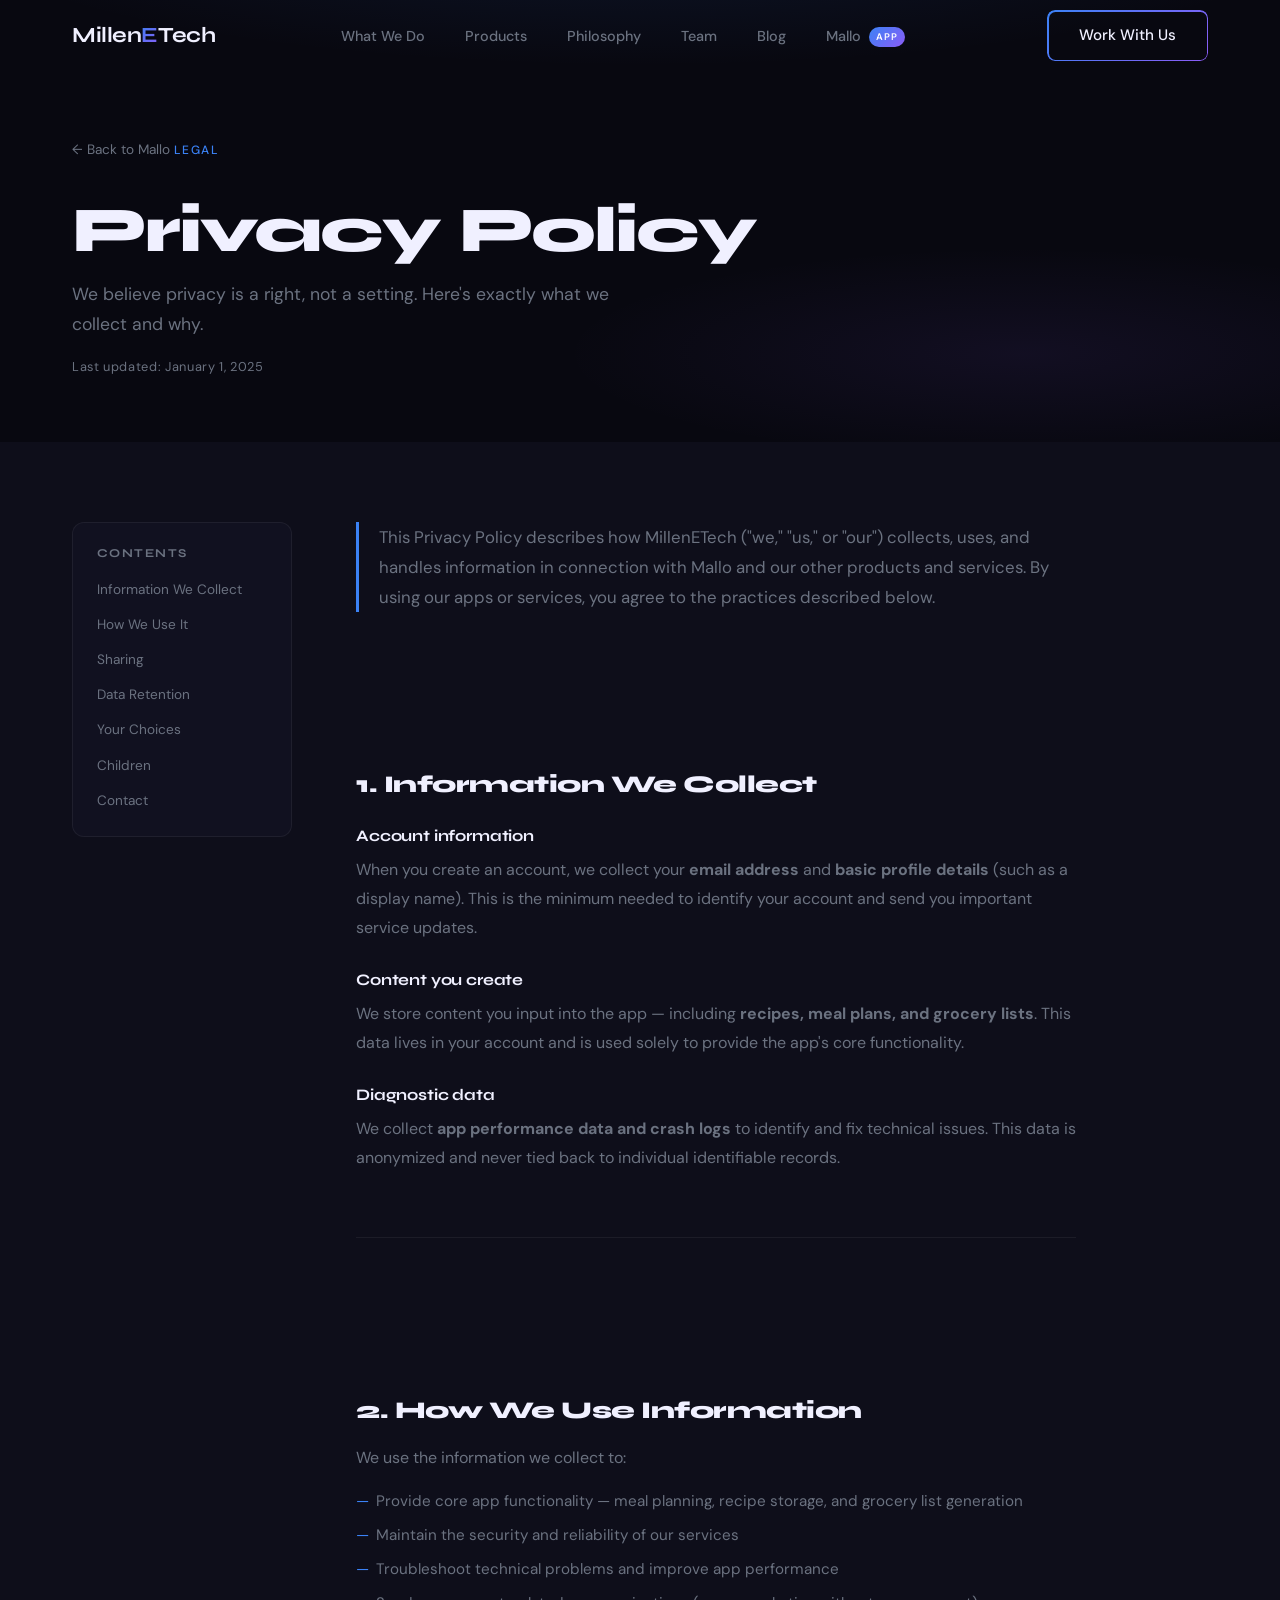
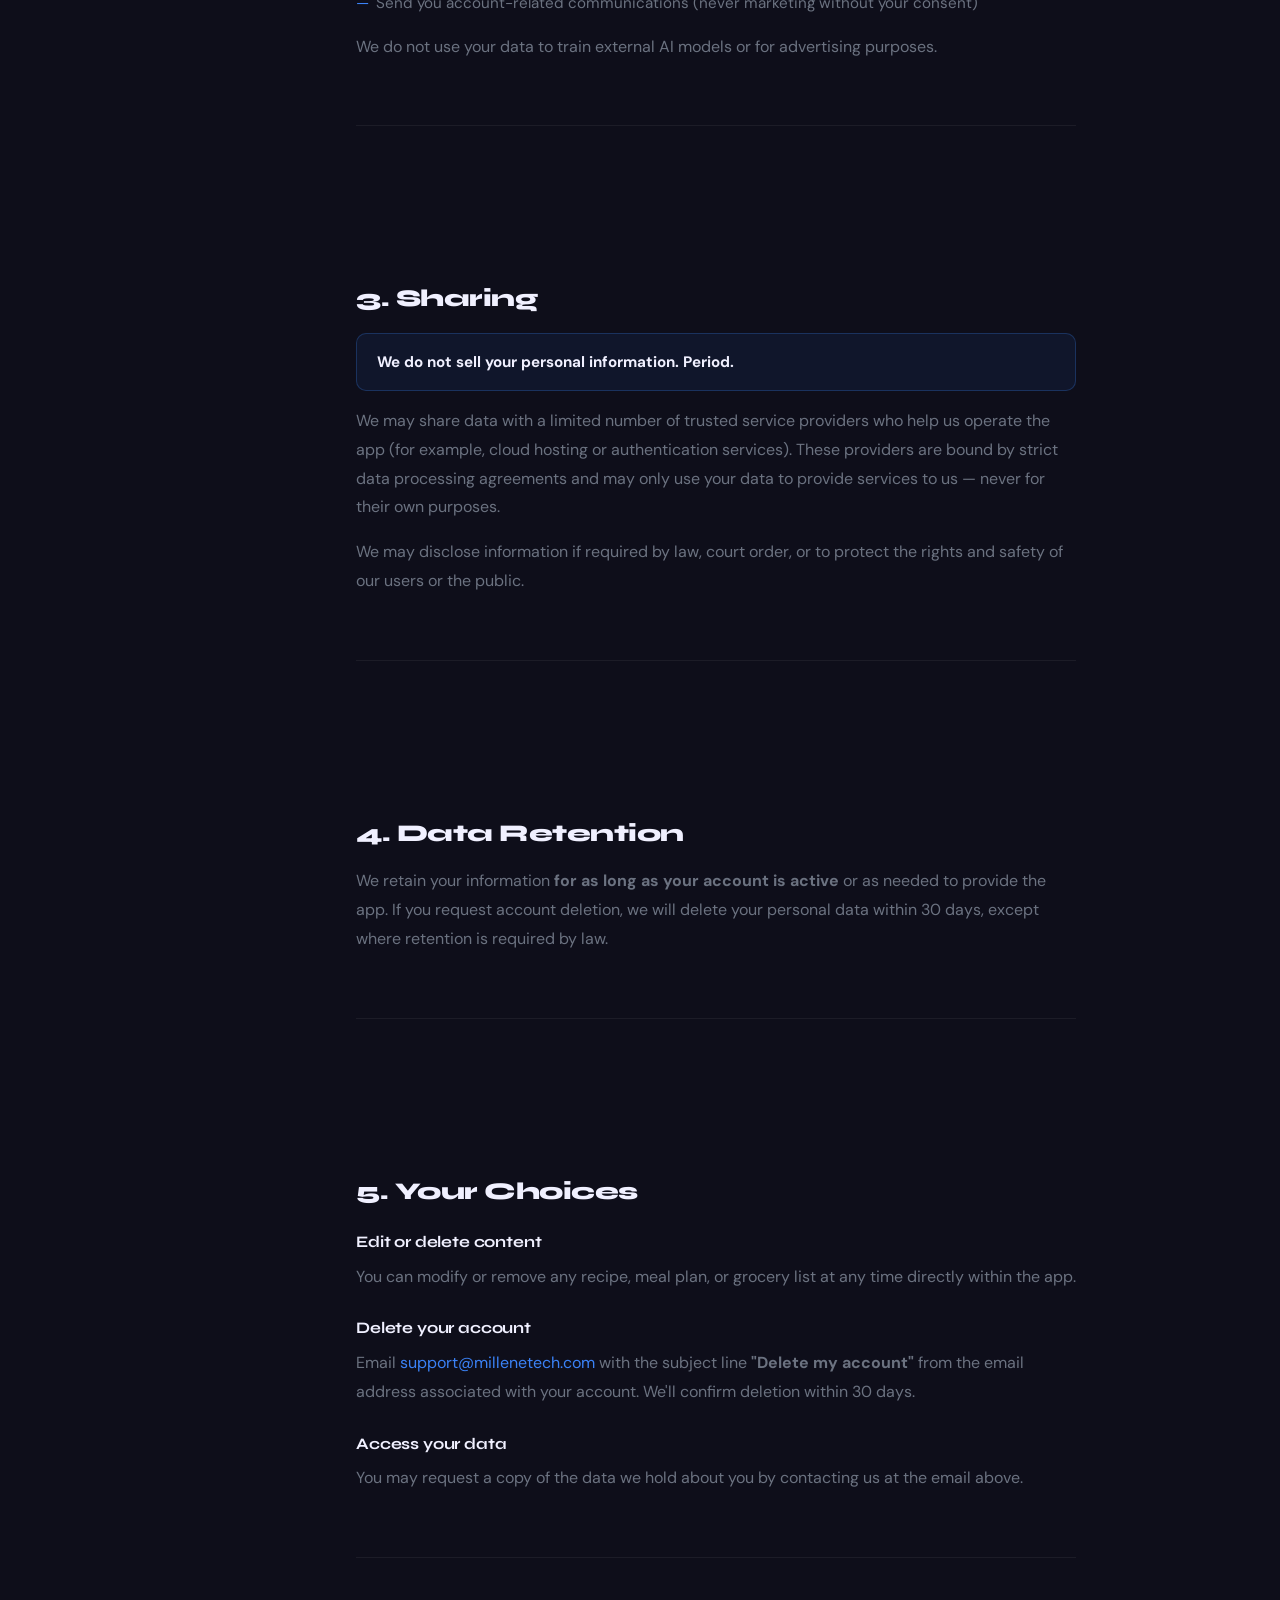
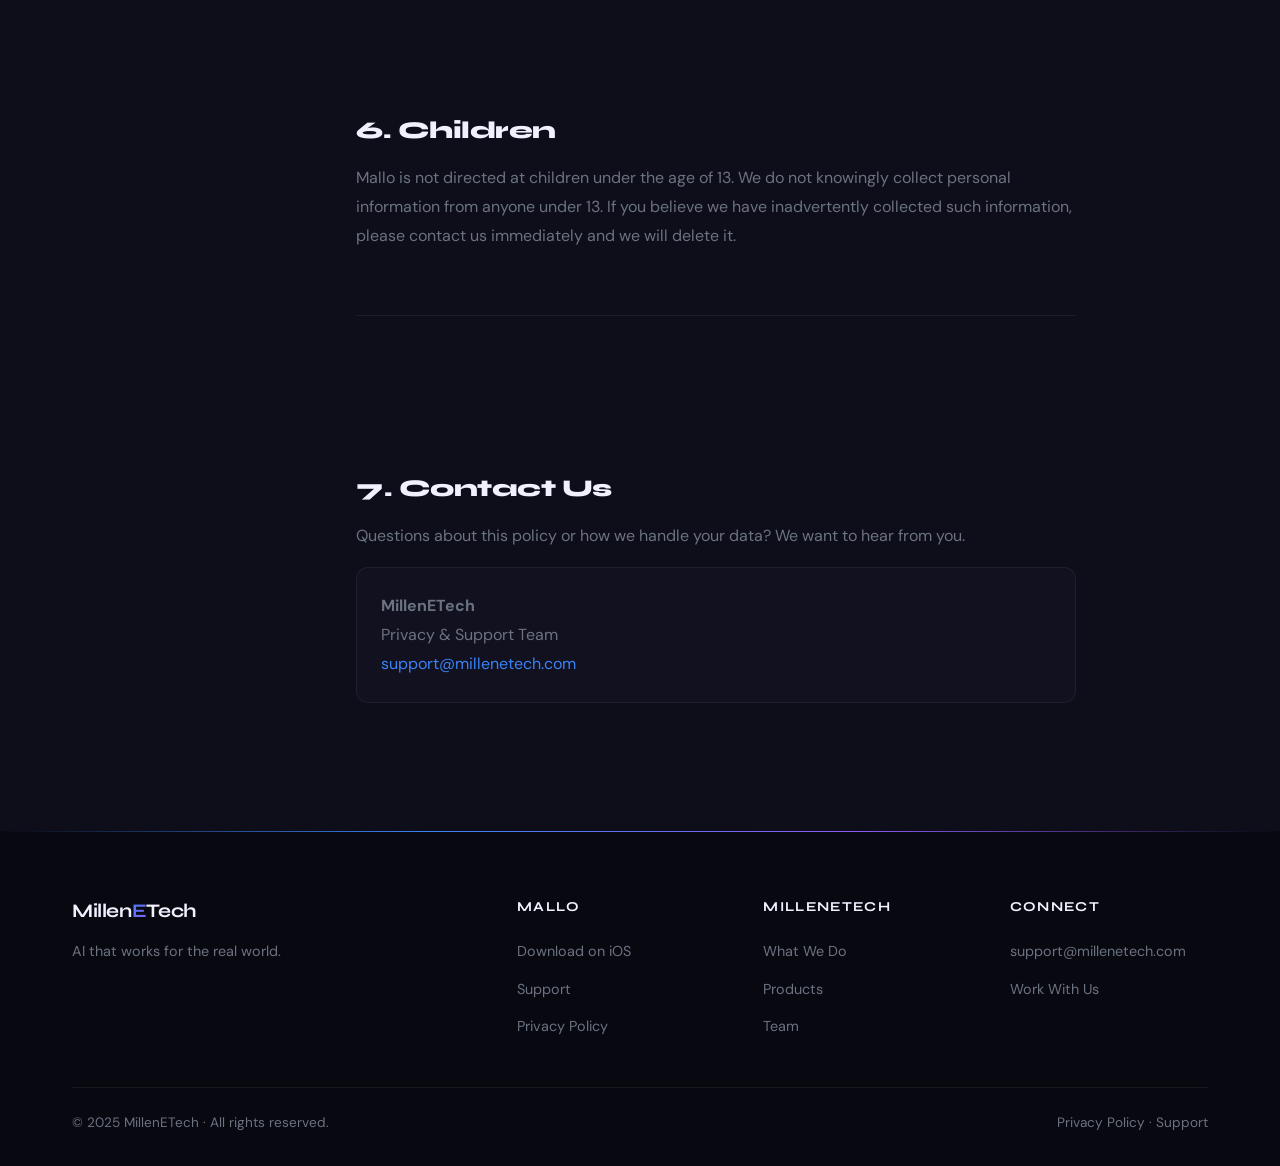
<file: privacy.html>
<!DOCTYPE html>
<html lang="en">
<head>
  <meta charset="UTF-8" />
  <meta name="viewport" content="width=device-width, initial-scale=1.0" />
  <title>Privacy Policy — MillenETech / Mallo</title>
  <meta name="description" content="MillenETech privacy policy for Mallo and all products. We don't sell your data. Ever." />
  <meta name="theme-color" content="#080810" />

  <link rel="stylesheet" href="css/main.css" />
  <link rel="stylesheet" href="css/animations.css" />
  <link rel="stylesheet" href="css/legal.css" />
</head>
<body>

<!-- ── NAV ─────────────────────────────────────────────────── -->
<nav id="nav" aria-label="Primary navigation">
  <div class="nav-inner">
    <a href="index.html" class="nav-logo">Millen<span class="gradient-text">E</span>Tech</a>
    <ul class="nav-links" role="list">
      <li><a href="index.html#what-we-do">What We Do</a></li>
      <li><a href="index.html#products">Products</a></li>
      <li><a href="index.html#philosophy">Philosophy</a></li>
      <li><a href="index.html#founders">Team</a></li>
      <li><a href="index.html#blog">Blog</a></li>
      <li><a href="mallo.html">Mallo <span class="nav-badge">App</span></a></li>
    </ul>
    <a href="index.html#cta-section" class="btn btn-ghost nav-cta">Work With Us</a>
    <button class="nav-burger" aria-label="Toggle mobile menu">
      <span></span><span></span><span></span>
    </button>
  </div>
</nav>

<div class="nav-overlay" role="dialog" aria-label="Mobile menu">
  <a href="index.html#what-we-do">What We Do</a>
  <a href="index.html#products">Products</a>
  <a href="index.html#philosophy">Philosophy</a>
  <a href="index.html#founders">Team</a>
  <a href="index.html#blog">Blog</a>
  <a href="mallo.html">Mallo</a>
  <a href="index.html#cta-section" class="btn btn-primary" style="font-size:1rem;margin-top:1rem;">Work With Us</a>
</div>


<!-- ── HEADER ───────────────────────────────────────────────── -->
<section class="legal-hero">
  <div class="hero-bg" aria-hidden="true"></div>
  <div class="container legal-hero-inner">
    <a href="mallo.html" class="legal-back">&larr; Back to Mallo</a>
    <span class="section-label">Legal</span>
    <h1>Privacy Policy</h1>
    <p class="legal-subtitle">We believe privacy is a right, not a setting. Here's exactly what we collect and why.</p>
    <p class="legal-updated">Last updated: <time datetime="2025-01-01">January 1, 2025</time></p>
  </div>
</section>


<!-- ── CONTENT ──────────────────────────────────────────────── -->
<div class="legal-body">
  <div class="container legal-layout">

    <!-- Table of Contents -->
    <aside class="legal-toc" aria-label="Table of contents">
      <h2 class="toc-title">Contents</h2>
      <nav>
        <ol>
          <li><a href="#collect">Information We Collect</a></li>
          <li><a href="#use">How We Use It</a></li>
          <li><a href="#sharing">Sharing</a></li>
          <li><a href="#retention">Data Retention</a></li>
          <li><a href="#choices">Your Choices</a></li>
          <li><a href="#children">Children</a></li>
          <li><a href="#contact">Contact</a></li>
        </ol>
      </nav>
    </aside>

    <!-- Main text -->
    <article class="legal-content">

      <p class="legal-lead">This Privacy Policy describes how MillenETech ("we," "us," or "our") collects, uses, and handles information in connection with Mallo and our other products and services. By using our apps or services, you agree to the practices described below.</p>

      <section id="collect" class="legal-section">
        <h2>1. Information We Collect</h2>
        <h3>Account information</h3>
        <p>When you create an account, we collect your <strong>email address</strong> and <strong>basic profile details</strong> (such as a display name). This is the minimum needed to identify your account and send you important service updates.</p>
        <h3>Content you create</h3>
        <p>We store content you input into the app — including <strong>recipes, meal plans, and grocery lists</strong>. This data lives in your account and is used solely to provide the app's core functionality.</p>
        <h3>Diagnostic data</h3>
        <p>We collect <strong>app performance data and crash logs</strong> to identify and fix technical issues. This data is anonymized and never tied back to individual identifiable records.</p>
      </section>

      <section id="use" class="legal-section">
        <h2>2. How We Use Information</h2>
        <p>We use the information we collect to:</p>
        <ul>
          <li>Provide core app functionality — meal planning, recipe storage, and grocery list generation</li>
          <li>Maintain the security and reliability of our services</li>
          <li>Troubleshoot technical problems and improve app performance</li>
          <li>Send you account-related communications (never marketing without your consent)</li>
        </ul>
        <p>We do not use your data to train external AI models or for advertising purposes.</p>
      </section>

      <section id="sharing" class="legal-section">
        <h2>3. Sharing</h2>
        <div class="legal-callout">
          <strong>We do not sell your personal information. Period.</strong>
        </div>
        <p>We may share data with a limited number of trusted service providers who help us operate the app (for example, cloud hosting or authentication services). These providers are bound by strict data processing agreements and may only use your data to provide services to us — never for their own purposes.</p>
        <p>We may disclose information if required by law, court order, or to protect the rights and safety of our users or the public.</p>
      </section>

      <section id="retention" class="legal-section">
        <h2>4. Data Retention</h2>
        <p>We retain your information <strong>for as long as your account is active</strong> or as needed to provide the app. If you request account deletion, we will delete your personal data within 30 days, except where retention is required by law.</p>
      </section>

      <section id="choices" class="legal-section">
        <h2>5. Your Choices</h2>
        <h3>Edit or delete content</h3>
        <p>You can modify or remove any recipe, meal plan, or grocery list at any time directly within the app.</p>
        <h3>Delete your account</h3>
        <p>Email <a href="mailto:support@millenetech.com" class="legal-link">support@millenetech.com</a> with the subject line <strong>"Delete my account"</strong> from the email address associated with your account. We'll confirm deletion within 30 days.</p>
        <h3>Access your data</h3>
        <p>You may request a copy of the data we hold about you by contacting us at the email above.</p>
      </section>

      <section id="children" class="legal-section">
        <h2>6. Children</h2>
        <p>Mallo is not directed at children under the age of 13. We do not knowingly collect personal information from anyone under 13. If you believe we have inadvertently collected such information, please contact us immediately and we will delete it.</p>
      </section>

      <section id="contact" class="legal-section">
        <h2>7. Contact Us</h2>
        <p>Questions about this policy or how we handle your data? We want to hear from you.</p>
        <div class="legal-contact-card">
          <p><strong>MillenETech</strong><br />
          Privacy &amp; Support Team<br />
          <a href="mailto:support@millenetech.com" class="legal-link">support@millenetech.com</a></p>
        </div>
      </section>

    </article>
  </div>
</div>


<!-- ── FOOTER ───────────────────────────────────────────────── -->
<footer>
  <div class="container">
    <div class="footer-inner">
      <div class="footer-brand">
        <span class="nav-logo">Millen<span class="gradient-text">E</span>Tech</span>
        <p>AI that works for the real world.</p>
      </div>
      <div class="footer-col">
        <h4>Mallo</h4>
        <ul>
          <li><a href="#">Download on iOS</a></li>
          <li><a href="support.html">Support</a></li>
          <li><a href="privacy.html">Privacy Policy</a></li>
        </ul>
      </div>
      <div class="footer-col">
        <h4>MillenETech</h4>
        <ul>
          <li><a href="index.html#what-we-do">What We Do</a></li>
          <li><a href="index.html#products">Products</a></li>
          <li><a href="index.html#founders">Team</a></li>
        </ul>
      </div>
      <div class="footer-col">
        <h4>Connect</h4>
        <ul>
          <li><a href="mailto:support@millenetech.com">support@millenetech.com</a></li>
          <li><a href="index.html#cta-section">Work With Us</a></li>
        </ul>
      </div>
    </div>
    <div class="footer-bottom">
      <span>&copy; 2025 MillenETech &middot; All rights reserved.</span>
      <span>
        <a href="privacy.html">Privacy Policy</a> &middot;
        <a href="support.html">Support</a>
      </span>
    </div>
  </div>
</footer>

<script src="js/main.js" defer></script>
</body>
</html>
</file>
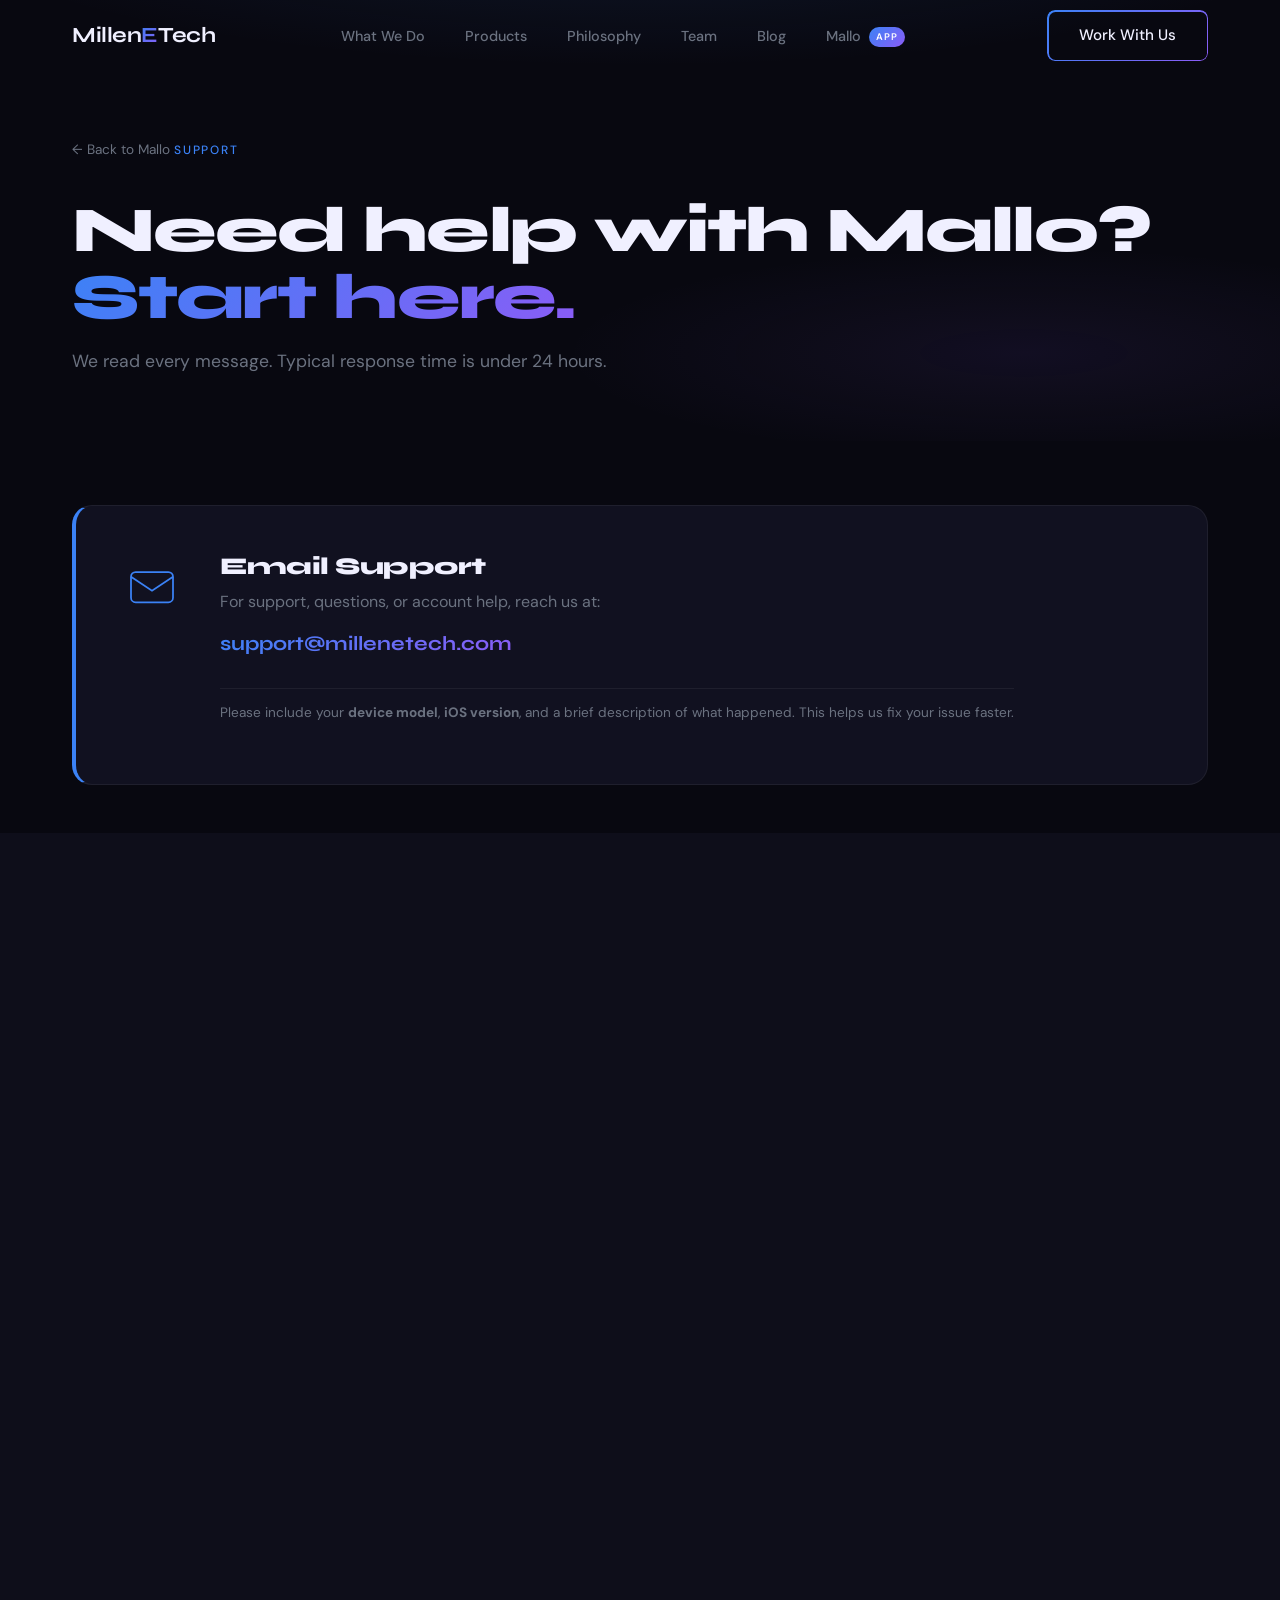
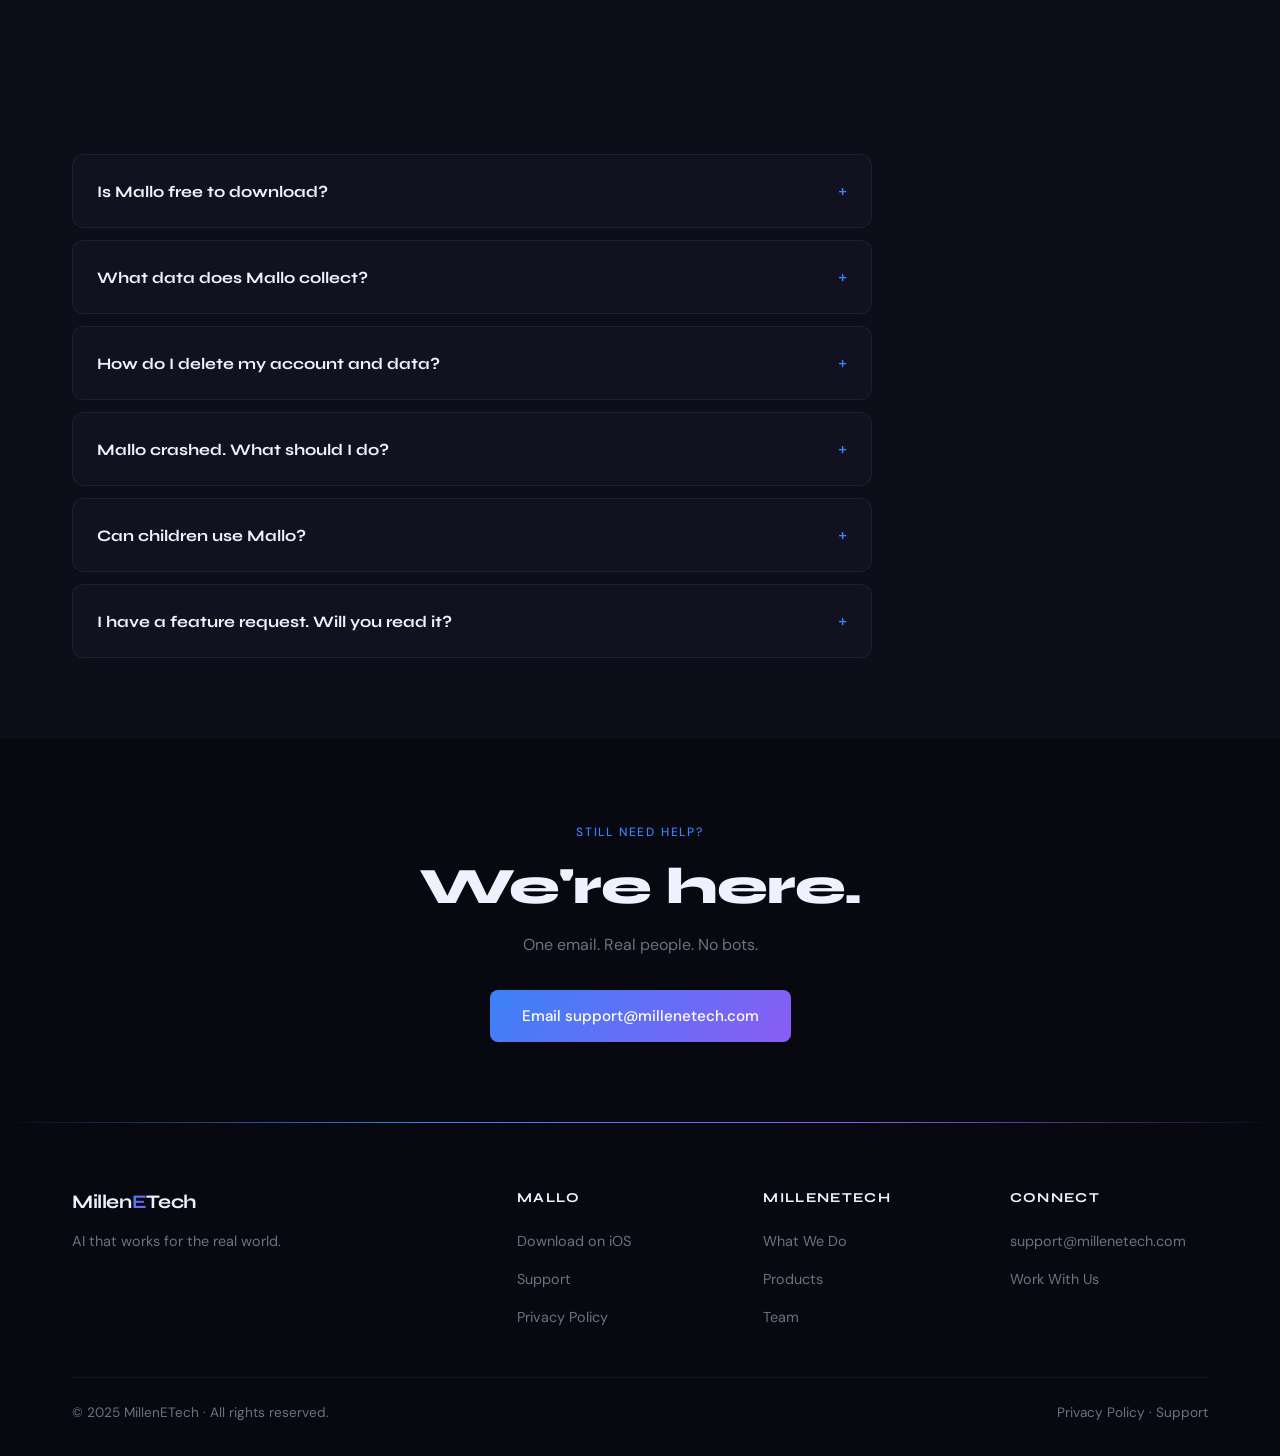
<file: support.html>
<!DOCTYPE html>
<html lang="en">
<head>
  <meta charset="UTF-8" />
  <meta name="viewport" content="width=device-width, initial-scale=1.0" />
  <title>Support — Mallo by MillenETech</title>
  <meta name="description" content="Need help with Mallo? Get support, report bugs, request account deletion, or share feedback. We read every message." />
  <meta name="theme-color" content="#080810" />

  <link rel="stylesheet" href="css/main.css" />
  <link rel="stylesheet" href="css/animations.css" />
  <link rel="stylesheet" href="css/legal.css" />
</head>
<body>

<!-- ── NAV ─────────────────────────────────────────────────── -->
<nav id="nav" aria-label="Primary navigation">
  <div class="nav-inner">
    <a href="index.html" class="nav-logo">Millen<span class="gradient-text">E</span>Tech</a>
    <ul class="nav-links" role="list">
      <li><a href="index.html#what-we-do">What We Do</a></li>
      <li><a href="index.html#products">Products</a></li>
      <li><a href="index.html#philosophy">Philosophy</a></li>
      <li><a href="index.html#founders">Team</a></li>
      <li><a href="index.html#blog">Blog</a></li>
      <li><a href="mallo.html">Mallo <span class="nav-badge">App</span></a></li>
    </ul>
    <a href="index.html#cta-section" class="btn btn-ghost nav-cta">Work With Us</a>
    <button class="nav-burger" aria-label="Toggle mobile menu">
      <span></span><span></span><span></span>
    </button>
  </div>
</nav>

<div class="nav-overlay" role="dialog" aria-label="Mobile menu">
  <a href="index.html#what-we-do">What We Do</a>
  <a href="index.html#products">Products</a>
  <a href="index.html#philosophy">Philosophy</a>
  <a href="index.html#founders">Team</a>
  <a href="index.html#blog">Blog</a>
  <a href="mallo.html">Mallo</a>
  <a href="index.html#cta-section" class="btn btn-primary" style="font-size:1rem;margin-top:1rem;">Work With Us</a>
</div>


<!-- ── HEADER ───────────────────────────────────────────────── -->
<section class="legal-hero">
  <div class="hero-bg" aria-hidden="true"></div>
  <div class="container legal-hero-inner">
    <a href="mallo.html" class="legal-back">&larr; Back to Mallo</a>
    <span class="section-label">Support</span>
    <h1>Need help with Mallo?<br /><span class="gradient-text">Start here.</span></h1>
    <p class="legal-subtitle">We read every message. Typical response time is under 24 hours.</p>
  </div>
</section>


<!-- ── CONTACT ──────────────────────────────────────────────── -->
<section class="support-contact-section">
  <div class="container">
    <div class="support-contact-card">
      <div class="support-email-icon" aria-hidden="true">
        <svg viewBox="0 0 48 48" fill="none" stroke="currentColor" stroke-width="1.5">
          <rect x="6" y="12" width="36" height="26" rx="4"/>
          <path d="M6 16l18 12 18-12"/>
        </svg>
      </div>
      <div>
        <h2>Email Support</h2>
        <p>For support, questions, or account help, reach us at:</p>
        <a href="mailto:support@millenetech.com" class="support-email-link">support@millenetech.com</a>
        <p class="support-note">Please include your <strong>device model</strong>, <strong>iOS version</strong>, and a brief description of what happened. This helps us fix your issue faster.</p>
      </div>
    </div>
  </div>
</section>


<!-- ── COMMON REQUESTS ──────────────────────────────────────── -->
<section class="support-requests">
  <div class="container">
    <div class="section-header section-reveal" style="margin-bottom:3rem;">
      <span class="section-label">Common Requests</span>
      <h2>Quick answers.</h2>
    </div>

    <div class="support-cards stagger-group">

      <article class="support-card card-stagger">
        <div class="support-card-icon" aria-hidden="true">🗑</div>
        <h3>Delete My Account</h3>
        <p>Email <a href="mailto:support@millenetech.com" class="legal-link">support@millenetech.com</a> with the subject line:</p>
        <div class="support-code">"Delete my account"</div>
        <p>Send from the email address tied to your account. We'll confirm deletion and remove all associated data within 30 days.</p>
      </article>

      <article class="support-card card-stagger">
        <div class="support-card-icon" aria-hidden="true">🐛</div>
        <h3>Report a Bug</h3>
        <p>Help us squash it fast. When you write in, include:</p>
        <ul class="support-list">
          <li>Steps to reproduce the issue</li>
          <li>Screenshots or screen recording (if possible)</li>
          <li>What you expected vs. what happened</li>
          <li>Your device model and iOS version</li>
        </ul>
      </article>

      <article class="support-card card-stagger">
        <div class="support-card-icon" aria-hidden="true">💡</div>
        <h3>Share Feedback</h3>
        <p>We genuinely love hearing what would make meal planning easier for you. No idea is too small — feature requests, UX feedback, anything.</p>
        <p>Just email us and say "Feedback:" in the subject line. We read everything.</p>
      </article>

    </div>
  </div>
</section>


<!-- ── FAQ ──────────────────────────────────────────────────── -->
<section style="background:var(--bg-secondary);padding:5rem 0;">
  <div class="container">
    <div class="section-header section-reveal" style="margin-bottom:3rem;">
      <span class="section-label">FAQ</span>
      <h2>Common questions.</h2>
    </div>

    <div class="faq-list">

      <details class="faq-item">
        <summary class="faq-question">Is Mallo free to download?</summary>
        <div class="faq-answer">
          <p>Yes. Mallo is free to download on the App Store. Some advanced features may be available via a future subscription — we'll always be transparent about what's free and what isn't.</p>
        </div>
      </details>

      <details class="faq-item">
        <summary class="faq-question">What data does Mallo collect?</summary>
        <div class="faq-answer">
          <p>We collect your email address, the content you create (recipes, meal plans, grocery lists), and anonymized crash/performance logs. We never sell your data. Read our full <a href="privacy.html" class="legal-link">Privacy Policy</a> for details.</p>
        </div>
      </details>

      <details class="faq-item">
        <summary class="faq-question">How do I delete my account and data?</summary>
        <div class="faq-answer">
          <p>Email <a href="mailto:support@millenetech.com" class="legal-link">support@millenetech.com</a> with the subject "Delete my account" from your registered email. We'll process it within 30 days and confirm when it's done.</p>
        </div>
      </details>

      <details class="faq-item">
        <summary class="faq-question">Mallo crashed. What should I do?</summary>
        <div class="faq-answer">
          <p>First, try closing and reopening the app. If it keeps crashing, email us with your device model, iOS version, and what you were doing when it crashed. Screenshots or screen recordings are always helpful.</p>
        </div>
      </details>

      <details class="faq-item">
        <summary class="faq-question">Can children use Mallo?</summary>
        <div class="faq-answer">
          <p>Mallo is not intended for users under 13. We do not knowingly collect information from children. If you have concerns, please contact us at <a href="mailto:support@millenetech.com" class="legal-link">support@millenetech.com</a>.</p>
        </div>
      </details>

      <details class="faq-item">
        <summary class="faq-question">I have a feature request. Will you read it?</summary>
        <div class="faq-answer">
          <p>Yes. Every single one. Email us with "Feedback:" in the subject. We track feature requests and prioritize based on what real users actually need.</p>
        </div>
      </details>

    </div>
  </div>
</section>


<!-- ── CTA ──────────────────────────────────────────────────── -->
<section style="background:var(--bg-primary);padding:5rem 0;">
  <div class="container" style="text-align:center;">
    <span class="section-label">Still Need Help?</span>
    <h2 style="margin-bottom:1rem;">We're here.</h2>
    <p style="margin-bottom:2rem;">One email. Real people. No bots.</p>
    <a href="mailto:support@millenetech.com" class="btn btn-primary">Email support@millenetech.com</a>
  </div>
</section>


<!-- ── FOOTER ───────────────────────────────────────────────── -->
<footer>
  <div class="container">
    <div class="footer-inner">
      <div class="footer-brand">
        <span class="nav-logo">Millen<span class="gradient-text">E</span>Tech</span>
        <p>AI that works for the real world.</p>
      </div>
      <div class="footer-col">
        <h4>Mallo</h4>
        <ul>
          <li><a href="#">Download on iOS</a></li>
          <li><a href="support.html">Support</a></li>
          <li><a href="privacy.html">Privacy Policy</a></li>
        </ul>
      </div>
      <div class="footer-col">
        <h4>MillenETech</h4>
        <ul>
          <li><a href="index.html#what-we-do">What We Do</a></li>
          <li><a href="index.html#products">Products</a></li>
          <li><a href="index.html#founders">Team</a></li>
        </ul>
      </div>
      <div class="footer-col">
        <h4>Connect</h4>
        <ul>
          <li><a href="mailto:support@millenetech.com">support@millenetech.com</a></li>
          <li><a href="index.html#cta-section">Work With Us</a></li>
        </ul>
      </div>
    </div>
    <div class="footer-bottom">
      <span>&copy; 2025 MillenETech &middot; All rights reserved.</span>
      <span>
        <a href="privacy.html">Privacy Policy</a> &middot;
        <a href="support.html">Support</a>
      </span>
    </div>
  </div>
</footer>

<script src="js/main.js" defer></script>
</body>
</html>
</file>
<file: css/main.css>
/* ============================================================
   MillenETech — main.css
   Design tokens, base styles, layout, components
   ============================================================ */

@import url('https://fonts.googleapis.com/css2?family=Syne:wght@700;800&family=DM+Sans:wght@400;500&display=swap');

/* ── Design Tokens ─────────────────────────────────────────── */
:root {
  --bg-primary:    #080810;
  --bg-secondary:  #0e0e1a;
  --bg-card:       #111120;
  --accent-blue:   #3b82f6;
  --accent-purple: #8b5cf6;
  --accent-glow:   rgba(59, 130, 246, 0.15);
  --text-primary:  #f0f0ff;
  --text-muted:    #6b7280;
  --gradient-main: linear-gradient(135deg, #3b82f6, #8b5cf6);
  --border-subtle: rgba(255,255,255,0.06);
  --nav-height:    72px;
}

/* ── Reset & Base ──────────────────────────────────────────── */
*, *::before, *::after { box-sizing: border-box; margin: 0; padding: 0; }

html {
  scroll-behavior: smooth;
  font-size: 16px;
}

body {
  background: var(--bg-primary);
  color: var(--text-primary);
  font-family: 'DM Sans', system-ui, sans-serif;
  font-weight: 400;
  line-height: 1.6;
  overflow-x: hidden;
  -webkit-font-smoothing: antialiased;
}

/* Custom scrollbar */
::-webkit-scrollbar { width: 6px; }
::-webkit-scrollbar-track { background: var(--bg-primary); }
::-webkit-scrollbar-thumb {
  background: linear-gradient(180deg, #3b82f6, #8b5cf6);
  border-radius: 3px;
}

/* Selection */
::selection {
  background: rgba(59, 130, 246, 0.35);
  color: #fff;
}

/* Focus rings */
:focus { outline: none; }
:focus-visible { outline: 2px solid var(--accent-blue); outline-offset: 3px; border-radius: 4px; }

/* ── Typography ────────────────────────────────────────────── */
h1, h2, h3, h4, .syne { font-family: 'Syne', sans-serif; }

h1 {
  font-size: clamp(3rem, 8vw, 7rem);
  font-weight: 800;
  line-height: 1.05;
  letter-spacing: -0.03em;
}

h2 {
  font-size: clamp(2rem, 4vw, 3.5rem);
  font-weight: 800;
  letter-spacing: -0.02em;
  line-height: 1.1;
}

h3 {
  font-size: clamp(1.2rem, 2vw, 1.5rem);
  font-weight: 700;
  letter-spacing: -0.01em;
}

p { color: var(--text-muted); line-height: 1.7; }

a { color: inherit; text-decoration: none; }

/* ── Utility Classes ───────────────────────────────────────── */
.glow-blue   { box-shadow: 0 0 40px rgba(59,130,246,0.2), 0 0 80px rgba(59,130,246,0.05); }
.glow-purple { box-shadow: 0 0 40px rgba(139,92,246,0.2); }

.gradient-text {
  background: var(--gradient-main);
  -webkit-background-clip: text;
  -webkit-text-fill-color: transparent;
  background-clip: text;
}

.section-label {
  display: inline-block;
  font-size: 0.75rem;
  font-weight: 500;
  text-transform: uppercase;
  letter-spacing: 0.15em;
  color: var(--accent-blue);
  margin-bottom: 1rem;
}

.container {
  max-width: 1200px;
  margin: 0 auto;
  padding: 0 2rem;
}

section { padding: 7rem 0; }

/* ── Buttons ───────────────────────────────────────────────── */
.btn {
  display: inline-flex;
  align-items: center;
  gap: 0.5rem;
  padding: 0.85rem 2rem;
  border-radius: 8px;
  font-family: 'DM Sans', sans-serif;
  font-size: 0.95rem;
  font-weight: 500;
  cursor: pointer;
  transition: transform 0.2s ease, box-shadow 0.2s ease, opacity 0.2s ease;
  border: none;
  text-decoration: none;
}

.btn:hover { transform: scale(1.03); }

.btn-primary {
  background: var(--gradient-main);
  color: #fff;
}
.btn-primary:hover {
  box-shadow: 0 0 30px rgba(59,130,246,0.45), 0 0 60px rgba(139,92,246,0.2);
}

.btn-ghost {
  background: transparent;
  color: var(--text-primary);
  position: relative;
}
.btn-ghost::before {
  content: '';
  position: absolute;
  inset: 0;
  border-radius: 8px;
  padding: 1.5px;
  background: var(--gradient-main);
  -webkit-mask: linear-gradient(#fff 0 0) content-box, linear-gradient(#fff 0 0);
  -webkit-mask-composite: xor;
  mask-composite: exclude;
  pointer-events: none;
}
.btn-ghost:hover {
  background: rgba(59,130,246,0.08);
}

/* ── NAV ───────────────────────────────────────────────────── */
/* GSAP starts nav at opacity:0 translateY(-10px) — keep visible as fallback */
#nav {
  position: fixed;
  top: 0;
  left: 0;
  right: 0;
  z-index: 1000;
  height: var(--nav-height);
  transition: background 0.3s ease, border-color 0.3s ease, box-shadow 0.3s ease;
  border-bottom: 1px solid transparent;
}

#nav.scrolled {
  background: rgba(8, 8, 16, 0.85);
  backdrop-filter: blur(20px);
  -webkit-backdrop-filter: blur(20px);
  border-bottom-color: var(--border-subtle);
  box-shadow: 0 4px 24px rgba(0,0,0,0.3);
}

.nav-inner {
  display: flex;
  align-items: center;
  justify-content: space-between;
  height: 100%;
  max-width: 1200px;
  margin: 0 auto;
  padding: 0 2rem;
}

.nav-logo {
  font-family: 'Syne', sans-serif;
  font-size: 1.35rem;
  font-weight: 700;
  color: var(--text-primary);
  letter-spacing: -0.02em;
}

.nav-links {
  display: flex;
  align-items: center;
  gap: 2.5rem;
  list-style: none;
}

.nav-links a {
  font-size: 0.9rem;
  font-weight: 500;
  color: var(--text-muted);
  transition: color 0.2s;
  position: relative;
  padding-bottom: 2px;
}

.nav-links a::after {
  content: '';
  position: absolute;
  bottom: -2px;
  left: 0;
  width: 0;
  height: 1.5px;
  background: var(--gradient-main);
  transition: width 0.25s ease;
}

.nav-links a:hover { color: var(--text-primary); }
.nav-links a:hover::after { width: 100%; }

.nav-cta { margin-left: 1rem; }

/* Mallo nav badge */
.nav-badge {
  display: inline-block;
  font-size: 0.6rem;
  font-weight: 600;
  text-transform: uppercase;
  letter-spacing: 0.08em;
  padding: 0.15rem 0.45rem;
  border-radius: 20px;
  background: var(--gradient-main);
  color: #fff;
  vertical-align: middle;
  margin-left: 0.25rem;
  line-height: 1.6;
}

/* Hamburger */
.nav-burger {
  display: none;
  flex-direction: column;
  gap: 5px;
  cursor: pointer;
  background: none;
  border: none;
  padding: 6px;
  z-index: 1100;
}

.nav-burger span {
  display: block;
  width: 24px;
  height: 2px;
  background: var(--text-primary);
  border-radius: 2px;
  transition: transform 0.3s ease, opacity 0.3s ease;
}

/* Mobile overlay */
.nav-overlay {
  display: none;
  position: fixed;
  inset: 0;
  background: var(--bg-primary);
  z-index: 999;
  flex-direction: column;
  align-items: center;
  justify-content: center;
  gap: 2.5rem;
}

.nav-overlay.open { display: flex; }

.nav-overlay a {
  font-family: 'Syne', sans-serif;
  font-size: 2rem;
  font-weight: 700;
  color: var(--text-muted);
  transition: color 0.2s;
  opacity: 0;
  transform: translateY(20px);
}

.nav-overlay a:hover { color: var(--text-primary); }

.nav-burger.active span:nth-child(1) { transform: translateY(7px) rotate(45deg); }
.nav-burger.active span:nth-child(2) { opacity: 0; }
.nav-burger.active span:nth-child(3) { transform: translateY(-7px) rotate(-45deg); }

@media (max-width: 768px) {
  .nav-links, .nav-cta { display: none; }
  .nav-burger { display: flex; }
}

/* ── HERO ──────────────────────────────────────────────────── */
#hero {
  position: relative;
  min-height: 100vh;
  display: flex;
  align-items: center;
  justify-content: center;
  overflow: hidden;
  padding-top: var(--nav-height);
}

.hero-bg {
  position: absolute;
  inset: 0;
  z-index: 0;
  background:
    radial-gradient(ellipse 80% 50% at 50% -20%, rgba(59,130,246,0.12) 0%, transparent 70%),
    radial-gradient(ellipse 60% 40% at 80% 80%, rgba(139,92,246,0.08) 0%, transparent 60%),
    var(--bg-primary);
  animation: meshShift 12s ease-in-out infinite alternate;
}

@keyframes meshShift {
  0%   { background-position: 0% 0%; }
  100% { background-position: 100% 100%; }
}

.hero-grid {
  position: absolute;
  inset: 0;
  z-index: 0;
  background-image:
    linear-gradient(rgba(255,255,255,0.025) 1px, transparent 1px),
    linear-gradient(90deg, rgba(255,255,255,0.025) 1px, transparent 1px);
  background-size: 60px 60px;
  mask-image: radial-gradient(ellipse 80% 80% at 50% 50%, black 0%, transparent 100%);
}

#particles-canvas {
  position: fixed;
  top: 0;
  left: 0;
  width: 100vw;
  height: 100vh;
  z-index: 1;
  pointer-events: none;
  /* Soft fade at bottom — no hard edge */
  -webkit-mask-image: linear-gradient(
    to bottom,
    black 0%,
    black 55%,
    transparent 100%
  );
  mask-image: linear-gradient(
    to bottom,
    black 0%,
    black 55%,
    transparent 100%
  );
}

.hero-content {
  position: relative;
  z-index: 2;
  text-align: center;
  max-width: 900px;
  padding: 0 2rem;
}

.hero-eyebrow {
  font-size: 0.75rem;
  font-weight: 500;
  text-transform: uppercase;
  letter-spacing: 0.2em;
  color: var(--accent-blue);
  margin-bottom: 1.5rem;
  opacity: 0;
}

.hero-headline {
  font-size: clamp(2rem, 5vw, 4.5rem);
  opacity: 0;
  transform: translateY(30px);
  margin-bottom: 1.5rem;
}

.hero-sub {
  font-size: clamp(1rem, 2vw, 1.25rem);
  color: var(--text-muted);
  max-width: 600px;
  margin: 0 auto 2.5rem;
  opacity: 0;
}

.hero-ctas {
  display: flex;
  gap: 1rem;
  justify-content: center;
  flex-wrap: wrap;
  opacity: 0;
}

.scroll-indicator {
  position: absolute;
  bottom: 2.5rem;
  left: 50%;
  transform: translateX(-50%);
  z-index: 2;
  display: flex;
  flex-direction: column;
  align-items: center;
  gap: 0.4rem;
  opacity: 0.4;
  animation: scrollBounce 2s ease-in-out infinite;
  transition: opacity 0.4s;
}

.scroll-indicator.hidden { opacity: 0 !important; }

@keyframes scrollBounce {
  0%, 100% { transform: translateX(-50%) translateY(0); }
  50%       { transform: translateX(-50%) translateY(6px); }
}

.scroll-indicator svg { width: 24px; height: 24px; color: var(--text-muted); }

/* ── WHAT WE DO ────────────────────────────────────────────── */
#what-we-do { background: var(--bg-secondary); }

.section-header { margin-bottom: 4rem; }

.pillar-grid {
  display: grid;
  grid-template-columns: repeat(2, 1fr);
  gap: 1.5rem;
}

.pillar-card {
  background: var(--bg-card);
  border: 1px solid var(--border-subtle);
  border-radius: 16px;
  padding: 2.5rem;
  transition: border-color 0.3s ease, box-shadow 0.3s ease, transform 0.3s ease;
  will-change: transform;
}

.pillar-card:hover {
  border-color: rgba(59,130,246,0.4);
  box-shadow: 0 0 30px rgba(59,130,246,0.1), 0 8px 32px rgba(0,0,0,0.3);
  transform: translateY(-4px);
}

.pillar-icon {
  width: 40px;
  height: 40px;
  margin-bottom: 1.5rem;
  color: var(--accent-blue);
}

.pillar-card h3 { margin-bottom: 0.75rem; color: var(--text-primary); }
.pillar-card p  { font-size: 0.95rem; }

/* ── PRODUCTS ──────────────────────────────────────────────── */
#products { background: var(--bg-primary); }

.product-row {
  display: grid;
  grid-template-columns: 1fr 1fr;
  gap: 5rem;
  align-items: center;
  margin-bottom: 7rem;
}

.product-row:last-child { margin-bottom: 0; }
.product-row.reverse .product-text { order: 2; }
.product-row.reverse .product-visual { order: 1; }

.product-tag {
  display: inline-block;
  font-size: 0.7rem;
  font-weight: 500;
  text-transform: uppercase;
  letter-spacing: 0.12em;
  padding: 0.3rem 0.75rem;
  border-radius: 20px;
  margin-bottom: 1.25rem;
}

.tag-live     { background: rgba(34,197,94,0.15); color: #22c55e; border: 1px solid rgba(34,197,94,0.3); }
.tag-testing  { background: rgba(234,179,8,0.15);  color: #facc15; border: 1px solid rgba(234,179,8,0.3); }
.tag-dev      { background: rgba(59,130,246,0.15); color: #60a5fa; border: 1px solid rgba(59,130,246,0.3); }
.tag-soon     { background: rgba(107,114,128,0.15); color: #9ca3af; border: 1px solid rgba(107,114,128,0.3); }
.tag-available{ background: rgba(139,92,246,0.15); color: #a78bfa; border: 1px solid rgba(139,92,246,0.3); }

.product-text h3 { font-size: clamp(1.4rem, 2.5vw, 2rem); margin-bottom: 1rem; color: var(--text-primary); }
.product-text p  { margin-bottom: 1.5rem; font-size: 1.05rem; }

/* Product visuals — CSS-only abstract mockups */
.product-visual {
  border-radius: 16px;
  overflow: hidden;
  aspect-ratio: 4/3;
  position: relative;
}

.vis-mallo {
  background: linear-gradient(135deg, #0e0e1a 0%, #111128 100%);
  border: 1px solid var(--border-subtle);
  display: flex;
  flex-direction: column;
  gap: 10px;
  padding: 2rem;
  justify-content: center;
}

.vis-mallo::before {
  content: '';
  position: absolute;
  top: -60px; right: -60px;
  width: 200px; height: 200px;
  border-radius: 50%;
  background: radial-gradient(circle, rgba(59,130,246,0.2) 0%, transparent 70%);
}

.vis-bar {
  height: 8px;
  border-radius: 4px;
  background: rgba(255,255,255,0.06);
  overflow: hidden;
}

.vis-bar-fill {
  height: 100%;
  border-radius: 4px;
  background: var(--gradient-main);
  animation: barPulse 3s ease-in-out infinite;
}

@keyframes barPulse { 0%,100%{opacity:.7} 50%{opacity:1} }

.vis-realestate {
  background: linear-gradient(135deg, #0a0a18 0%, #0e0e1a 100%);
  border: 1px solid var(--border-subtle);
  display: grid;
  grid-template-columns: repeat(5, 1fr);
  grid-template-rows: repeat(4, 1fr);
  gap: 4px;
  padding: 2rem;
}

.vis-cell {
  border-radius: 3px;
  background: rgba(59,130,246,0.08);
  transition: background 0.3s;
}

.vis-cell.hot { background: rgba(59,130,246,0.35); }
.vis-cell.warm{ background: rgba(139,92,246,0.25); }

.vis-flow {
  background: linear-gradient(135deg, #0a0a18 0%, #110e1a 100%);
  border: 1px solid var(--border-subtle);
  display: flex;
  flex-direction: column;
  align-items: center;
  justify-content: center;
  gap: 0;
  padding: 2rem;
  position: relative;
}

.flow-node {
  width: 100px;
  padding: 0.5rem 1rem;
  border-radius: 8px;
  text-align: center;
  font-size: 0.7rem;
  font-weight: 500;
  color: var(--text-muted);
  background: rgba(255,255,255,0.04);
  border: 1px solid var(--border-subtle);
  position: relative;
  z-index: 1;
}

.flow-node.active {
  background: rgba(59,130,246,0.12);
  border-color: rgba(59,130,246,0.4);
  color: #60a5fa;
}

.flow-line {
  width: 2px;
  height: 28px;
  background: linear-gradient(180deg, rgba(59,130,246,0.5), rgba(139,92,246,0.5));
}

.vis-agent {
  background: linear-gradient(135deg, #0a0818 0%, #110a1a 100%);
  border: 1px solid var(--border-subtle);
  display: flex;
  align-items: center;
  justify-content: center;
  padding: 2rem;
  position: relative;
  overflow: hidden;
}

.agent-hex {
  position: relative;
  width: 100px;
  height: 115px;
  background: var(--gradient-main);
  clip-path: polygon(50% 0%, 100% 25%, 100% 75%, 50% 100%, 0% 75%, 0% 25%);
  display: flex;
  align-items: center;
  justify-content: center;
  font-family: 'Syne', sans-serif;
  font-size: 0.8rem;
  font-weight: 700;
  color: #fff;
}

.agent-orb {
  position: absolute;
  border-radius: 50%;
  border: 1px solid rgba(139,92,246,0.3);
}

.agent-orb:nth-child(1) { width:180px;height:180px;animation:orbSpin 8s linear infinite; }
.agent-orb:nth-child(2) { width:250px;height:250px;animation:orbSpin 12s linear infinite reverse; }
.agent-orb:nth-child(3) { width:320px;height:320px;animation:orbSpin 18s linear infinite; }

@keyframes orbSpin { from{transform:rotate(0deg)} to{transform:rotate(360deg)} }

/* ── PHILOSOPHY ────────────────────────────────────────────── */
#philosophy {
  background: var(--bg-secondary);
  position: relative;
  overflow: hidden;
}

#philosophy::before {
  content: '';
  position: absolute;
  left: -200px;
  top: 50%;
  transform: translateY(-50%);
  width: 500px;
  height: 500px;
  border-radius: 50%;
  background: radial-gradient(circle, rgba(59,130,246,0.06) 0%, transparent 70%);
  pointer-events: none;
}

.philosophy-inner {
  display: grid;
  grid-template-columns: 1fr 1fr;
  gap: 6rem;
  align-items: start;
}

.philosophy-quote {
  position: sticky;
  top: 120px;
}

.philosophy-quote blockquote {
  font-family: 'Syne', sans-serif;
  font-size: clamp(1.5rem, 3vw, 2.25rem);
  font-weight: 700;
  color: var(--text-primary);
  line-height: 1.3;
  border-left: 4px solid;
  border-image: var(--gradient-main) 1;
  padding-left: 1.5rem;
}

.principles-grid {
  display: grid;
  grid-template-columns: 1fr 1fr;
  gap: 1.25rem;
}

.principle-card {
  background: var(--bg-card);
  border: 1px solid var(--border-subtle);
  border-left: 3px solid var(--accent-blue);
  border-radius: 12px;
  padding: 0;
  overflow: hidden;
  position: relative;
  transition: box-shadow 0.3s, border-left-color 0.3s;
}

.principle-card:nth-child(even) { border-left-color: var(--accent-purple); }

.principle-card:hover {
  box-shadow: 0 0 20px rgba(59,130,246,0.1);
}

/* Image as faded background via pseudo-element, text overlays on top */
.principle-img--tl::before,
.principle-img--tr::before,
.principle-img--bl::before,
.principle-img--br::before {
  content: '';
  position: absolute;
  inset: 0;
  background-image: url('../assets/philosophy-grid.jpeg');
  background-size: 200% 200%;
  background-repeat: no-repeat;
  opacity: 0.18;
  border-radius: inherit;
  pointer-events: none;
}

.principle-img--tl::before { background-position: 0% 0%; }
.principle-img--tr::before { background-position: 100% 0%; }
.principle-img--bl::before { background-position: 0% 100%; }
.principle-img--br::before { background-position: 100% 100%; }

.principle-text { padding: 1.25rem; position: relative; z-index: 1; }
.principle-card h4 { font-size: 1rem; font-weight: 700; color: var(--text-primary); margin-bottom: 0.4rem; }
.principle-card p  { font-size: 0.9rem; }

/* ── CASE STUDIES ──────────────────────────────────────────── */
#cases { background: var(--bg-primary); }

.cases-grid {
  display: grid;
  grid-template-columns: repeat(3, 1fr);
  gap: 1.5rem;
}

.case-card {
  background: var(--bg-card);
  border: 1px solid var(--border-subtle);
  border-radius: 16px;
  padding: 2.5rem 2rem;
  transition: border-color 0.3s, box-shadow 0.3s, transform 0.3s;
}

.case-card:hover {
  border-color: rgba(59,130,246,0.35);
  box-shadow: 0 0 30px rgba(59,130,246,0.1);
  transform: translateY(-4px);
}

.case-metric {
  font-family: 'Syne', sans-serif;
  font-size: clamp(2.5rem, 5vw, 4rem);
  font-weight: 800;
  background: var(--gradient-main);
  -webkit-background-clip: text;
  -webkit-text-fill-color: transparent;
  background-clip: text;
  line-height: 1;
  margin-bottom: 1rem;
  display: block;
}

.case-card p { font-size: 1rem; margin-bottom: 1.5rem; }

.case-tag {
  font-size: 0.7rem;
  font-weight: 500;
  text-transform: uppercase;
  letter-spacing: 0.1em;
  color: var(--text-muted);
}

/* ── FOUNDERS ──────────────────────────────────────────────── */
#founders {
  background: var(--bg-secondary);
}

.founders-grid {
  display: grid;
  grid-template-columns: repeat(2, 1fr);
  gap: 2rem;
  max-width: 900px;
  margin: 0 auto;
}

.founder-card {
  background: var(--bg-card);
  border: 1px solid var(--border-subtle);
  border-radius: 20px;
  padding: 2.5rem;
  text-align: center;
  transition: border-color 0.3s, box-shadow 0.3s;
  position: relative;
  overflow: hidden;
}

.founder-card::before {
  content: '';
  position: absolute;
  inset: 0;
  border-radius: 20px;
  padding: 1.5px;
  background: var(--gradient-main);
  -webkit-mask: linear-gradient(#fff 0 0) content-box, linear-gradient(#fff 0 0);
  -webkit-mask-composite: xor;
  mask-composite: exclude;
  opacity: 0;
  transition: opacity 0.3s;
  pointer-events: none;
}

.founder-card:hover::before { opacity: 1; }

.founder-avatar {
  width: 200px;
  height: 200px;
  border-radius: 50%;
  background: var(--gradient-main);
  display: flex;
  align-items: center;
  justify-content: center;
  font-family: 'Syne', sans-serif;
  font-size: 1.5rem;
  font-weight: 800;
  color: #fff;
  margin: 0 auto 1.5rem;
  overflow: hidden;
  box-shadow: 0 0 0 3px rgba(59,130,246,0.3), 0 0 32px rgba(59,130,246,0.2);
}

.founder-avatar--photo {
  background: none;
}

.founder-avatar--photo img {
  width: 100%;
  height: 100%;
  object-fit: cover;
  object-position: center top;
  display: block;
  /* Force GPU compositing layer for sharper downscale rendering */
  transform: translateZ(0);
  -webkit-transform: translateZ(0);
  backface-visibility: hidden;
  -webkit-backface-visibility: hidden;
  image-rendering: -webkit-optimize-contrast;
}

/* Chase avatar — PNG with white bg: scale down slightly so character fits,
   show on dark card bg so white corners are hidden by the circle clip */
.founder-avatar--photo.chase-avatar {
  background: var(--bg-card);
}

.founder-avatar--photo.chase-avatar img {
  object-fit: contain;
  object-position: center bottom;
  padding: 0.5rem 0.5rem 0;
}

.founder-card h3 { margin-bottom: 0.25rem; color: var(--text-primary); }
.founder-title {
  font-size: 0.85rem;
  color: var(--accent-blue);
  font-weight: 500;
  margin-bottom: 1rem;
  display: block;
}
.founder-card p { font-size: 0.95rem; }

/* ── CTA SECTION ───────────────────────────────────────────── */
#cta-section {
  background: var(--bg-primary);
  padding: 7rem 0;
  position: relative;
  overflow: hidden;
}

#cta-section::before {
  content: '';
  position: absolute;
  top: 50%;
  left: 50%;
  transform: translate(-50%, -50%);
  width: 700px;
  height: 400px;
  border-radius: 50%;
  background: radial-gradient(ellipse, rgba(59,130,246,0.08) 0%, transparent 70%);
  pointer-events: none;
}

.cta-inner {
  text-align: center;
  position: relative;
  z-index: 1;
}

.cta-inner h2 { margin-bottom: 1rem; }
.cta-inner p  { font-size: 1.2rem; margin-bottom: 2.5rem; }
.cta-buttons  { display: flex; gap: 1rem; justify-content: center; flex-wrap: wrap; }

/* ── BLOG ──────────────────────────────────────────────────── */
#blog { background: var(--bg-secondary); }

.blog-grid {
  display: grid;
  grid-template-columns: repeat(3, 1fr);
  gap: 1.5rem;
  margin-bottom: 3rem;
}

.blog-card {
  background: var(--bg-card);
  border: 1px solid var(--border-subtle);
  border-radius: 16px;
  padding: 2rem;
  transition: border-color 0.3s, box-shadow 0.3s, transform 0.3s;
  display: flex;
  flex-direction: column;
}

.blog-card:hover {
  border-color: rgba(59,130,246,0.35);
  box-shadow: 0 0 25px rgba(59,130,246,0.1);
  transform: translateY(-4px);
}

.blog-tag {
  font-size: 0.7rem;
  font-weight: 500;
  text-transform: uppercase;
  letter-spacing: 0.1em;
  color: var(--accent-purple);
  margin-bottom: 0.75rem;
}

.blog-card h3 { font-size: 1.1rem; margin-bottom: 0.75rem; color: var(--text-primary); }
.blog-card p  { font-size: 0.9rem; flex: 1; }

.blog-read {
  display: inline-block;
  margin-top: 1.25rem;
  font-size: 0.9rem;
  font-weight: 500;
  color: var(--accent-blue);
  transition: gap 0.2s;
}

.blog-read:hover { color: #60a5fa; }

.blog-cta {
  text-align: center;
}

.blog-cta p {
  font-size: 1rem;
  margin-bottom: 1rem;
  color: var(--text-muted);
  font-style: italic;
}

/* ── FOOTER ────────────────────────────────────────────────── */
footer {
  background: var(--bg-primary);
  border-top: 1px solid;
  border-image: linear-gradient(90deg, transparent, var(--accent-blue), var(--accent-purple), transparent) 1;
  padding: 4rem 0 2rem;
}

.footer-inner {
  display: grid;
  grid-template-columns: 2fr 1fr 1fr 1fr;
  gap: 3rem;
  margin-bottom: 3rem;
}

.footer-brand .nav-logo { font-size: 1.2rem; display: block; margin-bottom: 0.75rem; }
.footer-brand p { font-size: 0.9rem; }

.footer-col h4 {
  font-family: 'Syne', sans-serif;
  font-size: 0.85rem;
  font-weight: 700;
  text-transform: uppercase;
  letter-spacing: 0.1em;
  color: var(--text-primary);
  margin-bottom: 1.25rem;
}

.footer-col ul { list-style: none; display: flex; flex-direction: column; gap: 0.75rem; }
.footer-col a  { font-size: 0.9rem; color: var(--text-muted); transition: color 0.2s; }
.footer-col a:hover { color: var(--text-primary); }

.footer-bottom {
  border-top: 1px solid var(--border-subtle);
  padding-top: 1.5rem;
  display: flex;
  justify-content: space-between;
  align-items: center;
  font-size: 0.85rem;
  color: var(--text-muted);
}

.footer-bottom a { color: var(--text-muted); transition: color 0.2s; }
.footer-bottom a:hover { color: var(--text-primary); }

/* ── RESPONSIVE ────────────────────────────────────────────── */
@media (max-width: 1024px) {
  .product-row  { grid-template-columns: 1fr; gap: 2.5rem; }
  .product-row.reverse .product-text  { order: 0; }
  .product-row.reverse .product-visual{ order: 0; }

  .philosophy-inner { grid-template-columns: 1fr; gap: 3rem; }
  .philosophy-quote { position: static; }

  .footer-inner { grid-template-columns: 1fr 1fr; }
}

@media (max-width: 768px) {
  section { padding: 5rem 0; }

  .pillar-grid  { grid-template-columns: 1fr; }
  .cases-grid   { grid-template-columns: 1fr; }
  .blog-grid    { grid-template-columns: 1fr; }
  .founders-grid{ grid-template-columns: 1fr; max-width: 400px; }
  .principles-grid { grid-template-columns: 1fr; }
  .footer-inner { grid-template-columns: 1fr 1fr; gap: 2rem; }

  .hero-ctas { flex-direction: column; align-items: center; }

  /* Horizontal scroll for cases on mobile */
  .cases-grid {
    grid-template-columns: repeat(3, 280px);
    overflow-x: auto;
    padding-bottom: 1rem;
    -webkit-overflow-scrolling: touch;
    scroll-snap-type: x mandatory;
  }
  .case-card { scroll-snap-align: start; }
}

@media (max-width: 480px) {
  .footer-inner { grid-template-columns: 1fr; }
  h1 { font-size: 2.8rem; }
}

/* ── REDUCED MOTION ────────────────────────────────────────── */
@media (prefers-reduced-motion: reduce) {
  *, *::before, *::after {
    animation-duration: 0.01ms !important;
    transition-duration: 0.01ms !important;
  }
  html { scroll-behavior: auto; }
}
</file>
<file: css/animations.css>
/* ============================================================
   MillenETech — animations.css
   GSAP targets, initial states, scroll-driven reveals
   ============================================================ */

/* ── Initial hidden states (GSAP will animate these in) ────── */
.fade-up {
  opacity: 0;
  transform: translateY(32px);
}

.fade-in {
  opacity: 0;
}

.fade-left {
  opacity: 0;
  transform: translateX(-40px);
}

.fade-right {
  opacity: 0;
  transform: translateX(40px);
}

/* Section headers start blurred */
.section-reveal {
  opacity: 0;
  transform: translateY(24px);
  filter: blur(4px);
}

/* Cards stagger target */
.card-stagger {
  opacity: 0;
  transform: translateY(28px);
}

/* ── Count-up number initial state ─────────────────────────── */
.count-num {
  display: inline-block;
  /* content replaced by JS */
}

/* ── Animated underline for hero eyebrow ───────────────────── */
@keyframes glowPulse {
  0%, 100% { text-shadow: 0 0 8px rgba(59,130,246,0.4); }
  50%       { text-shadow: 0 0 20px rgba(59,130,246,0.8), 0 0 40px rgba(139,92,246,0.3); }
}

.hero-eyebrow.visible {
  animation: glowPulse 3s ease-in-out infinite;
}

/* ── Particle canvas fade-in ────────────────────────────────── */
#particles-canvas {
  opacity: 0;
  transition: opacity 1s ease 1s;
}

#particles-canvas.visible { opacity: 1; }

/* ── Scroll indicator ───────────────────────────────────────── */
.scroll-indicator {
  transition: opacity 0.5s ease;
}

/* ── Nav link active state ──────────────────────────────────── */
.nav-links a.active {
  color: var(--text-primary);
}

.nav-links a.active::after { width: 100%; }

/* ── Product visual hover parallax (applied via JS) ─────────── */
.product-visual {
  transition: transform 0.1s ease-out;
}

/* ── Blog card read link arrow animation ────────────────────── */
.blog-read::after {
  content: ' →';
  display: inline-block;
  transition: transform 0.2s ease;
}

.blog-read:hover::after {
  transform: translateX(4px);
}

/* ── Metric counter glow on complete ────────────────────────── */
.case-metric.counted {
  animation: metricGlow 0.6s ease forwards;
}

@keyframes metricGlow {
  0%   { filter: brightness(1); }
  50%  { filter: brightness(1.4) drop-shadow(0 0 12px rgba(59,130,246,0.6)); }
  100% { filter: brightness(1); }
}

/* ── Mobile nav overlay link animation ─────────────────────── */
.nav-overlay.open a {
  animation: navLinkIn 0.4s ease forwards;
}

.nav-overlay.open a:nth-child(1) { animation-delay: 0.05s; }
.nav-overlay.open a:nth-child(2) { animation-delay: 0.10s; }
.nav-overlay.open a:nth-child(3) { animation-delay: 0.15s; }
.nav-overlay.open a:nth-child(4) { animation-delay: 0.20s; }
.nav-overlay.open a:nth-child(5) { animation-delay: 0.25s; }
.nav-overlay.open a:nth-child(6) { animation-delay: 0.30s; }

@keyframes navLinkIn {
  from { opacity: 0; transform: translateY(20px); }
  to   { opacity: 1; transform: translateY(0); }
}

/* ── Orbit animation for agent visual ──────────────────────── */
.agent-orb::after {
  content: '';
  position: absolute;
  width: 6px;
  height: 6px;
  border-radius: 50%;
  background: var(--accent-blue);
  top: -3px;
  left: 50%;
  transform: translateX(-50%);
}

.agent-orb:nth-child(2)::after { background: var(--accent-purple); }
.agent-orb:nth-child(3)::after { background: rgba(59,130,246,0.5); }

/* ── Mallo bar widths ───────────────────────────────────────── */
.vis-bar:nth-child(1) .vis-bar-fill { width: 85%; animation-delay: 0s; }
.vis-bar:nth-child(2) .vis-bar-fill { width: 62%; animation-delay: 0.3s; }
.vis-bar:nth-child(3) .vis-bar-fill { width: 74%; animation-delay: 0.6s; }
.vis-bar:nth-child(4) .vis-bar-fill { width: 48%; animation-delay: 0.9s; }
.vis-bar:nth-child(5) .vis-bar-fill { width: 91%; animation-delay: 1.2s; }
</file>
<file: css/legal.css>
/* ============================================================
   MillenETech — legal.css
   Shared styles for privacy.html and support.html
   ============================================================ */

/* ── Legal Hero ─────────────────────────────────────────────── */
.legal-hero {
  position: relative;
  padding: calc(var(--nav-height) + 4rem) 0 4rem;
  overflow: hidden;
}

.legal-hero-inner {
  position: relative;
  z-index: 1;
}

.legal-back {
  display: inline-flex;
  align-items: center;
  gap: 0.4rem;
  font-size: 0.85rem;
  color: var(--text-muted);
  margin-bottom: 1.5rem;
  transition: color 0.2s;
}

.legal-back:hover { color: var(--text-primary); }

.legal-hero h1 {
  font-size: clamp(2.5rem, 5vw, 4rem);
  margin: 0.75rem 0 1rem;
}

.legal-subtitle {
  font-size: 1.1rem;
  color: var(--text-muted);
  max-width: 560px;
}

.legal-updated {
  font-size: 0.8rem;
  color: var(--text-muted);
  margin-top: 1rem;
  letter-spacing: 0.05em;
}

/* ── Legal Body Layout ──────────────────────────────────────── */
.legal-body {
  background: var(--bg-secondary);
  padding: 5rem 0;
}

.legal-layout {
  display: grid;
  grid-template-columns: 220px 1fr;
  gap: 4rem;
  align-items: start;
}

/* ── Table of Contents ──────────────────────────────────────── */
.legal-toc {
  position: sticky;
  top: calc(var(--nav-height) + 2rem);
  background: var(--bg-card);
  border: 1px solid var(--border-subtle);
  border-radius: 12px;
  padding: 1.5rem;
}

.toc-title {
  font-family: 'Syne', sans-serif;
  font-size: 0.75rem;
  font-weight: 700;
  text-transform: uppercase;
  letter-spacing: 0.12em;
  color: var(--text-muted);
  margin-bottom: 1rem;
}

.legal-toc ol {
  list-style: none;
  counter-reset: toc;
  display: flex;
  flex-direction: column;
  gap: 0.6rem;
}

.legal-toc a {
  font-size: 0.85rem;
  color: var(--text-muted);
  transition: color 0.2s;
}

.legal-toc a:hover { color: var(--accent-blue); }

/* ── Legal Content ──────────────────────────────────────────── */
.legal-content { max-width: 720px; }

.legal-lead {
  font-size: 1.05rem;
  color: var(--text-muted);
  margin-bottom: 3rem;
  line-height: 1.8;
  border-left: 3px solid var(--accent-blue);
  padding-left: 1.25rem;
}

.legal-section {
  margin-bottom: 3rem;
  padding-bottom: 3rem;
  border-bottom: 1px solid var(--border-subtle);
}

.legal-section:last-child {
  border-bottom: none;
  padding-bottom: 0;
}

.legal-section h2 {
  font-size: 1.5rem;
  margin-bottom: 1.25rem;
  color: var(--text-primary);
}

.legal-section h3 {
  font-size: 1rem;
  color: var(--text-primary);
  margin: 1.5rem 0 0.5rem;
}

.legal-section p {
  color: var(--text-muted);
  margin-bottom: 1rem;
  line-height: 1.8;
}

.legal-section ul {
  list-style: none;
  display: flex;
  flex-direction: column;
  gap: 0.5rem;
  margin: 0.75rem 0 1rem;
  padding-left: 0;
}

.legal-section ul li {
  color: var(--text-muted);
  padding-left: 1.25rem;
  position: relative;
  font-size: 0.95rem;
  line-height: 1.7;
}

.legal-section ul li::before {
  content: '—';
  position: absolute;
  left: 0;
  color: var(--accent-blue);
}

.legal-callout {
  background: rgba(59,130,246,0.08);
  border: 1px solid rgba(59,130,246,0.25);
  border-radius: 10px;
  padding: 1rem 1.25rem;
  color: var(--text-primary);
  font-size: 0.95rem;
  margin: 1rem 0;
}

.legal-link {
  color: var(--accent-blue);
  text-decoration: none;
  transition: color 0.2s;
}

.legal-link:hover { color: #60a5fa; }

.legal-contact-card {
  background: var(--bg-card);
  border: 1px solid var(--border-subtle);
  border-radius: 12px;
  padding: 1.5rem;
  margin-top: 1rem;
}

.legal-contact-card p {
  margin: 0;
  line-height: 1.8;
}

/* ── Support Page Specific ──────────────────────────────────── */
.support-contact-section {
  background: var(--bg-primary);
  padding: 4rem 0 3rem;
}

.support-contact-card {
  display: flex;
  gap: 2.5rem;
  align-items: flex-start;
  background: var(--bg-card);
  border: 1px solid var(--border-subtle);
  border-radius: 20px;
  padding: 3rem;
  border-left: 4px solid var(--accent-blue);
}

.support-email-icon {
  width: 56px;
  height: 56px;
  color: var(--accent-blue);
  flex-shrink: 0;
  margin-top: 0.25rem;
}

.support-email-icon svg { width: 100%; height: 100%; }

.support-contact-card h2 { margin-bottom: 0.5rem; font-size: 1.5rem; }
.support-contact-card p  { margin-bottom: 0.75rem; }

.support-email-link {
  display: inline-block;
  font-size: 1.25rem;
  font-weight: 700;
  font-family: 'Syne', sans-serif;
  background: var(--gradient-main);
  -webkit-background-clip: text;
  -webkit-text-fill-color: transparent;
  background-clip: text;
  margin-bottom: 1rem;
  transition: opacity 0.2s;
}

.support-email-link:hover { opacity: 0.8; }

.support-note {
  font-size: 0.85rem;
  color: var(--text-muted);
  border-top: 1px solid var(--border-subtle);
  padding-top: 0.75rem;
  margin-top: 0.75rem !important;
}

/* Support request cards */
.support-requests { background: var(--bg-secondary); padding: 5rem 0; }

.support-cards {
  display: grid;
  grid-template-columns: repeat(3, 1fr);
  gap: 1.5rem;
}

.support-card {
  background: var(--bg-card);
  border: 1px solid var(--border-subtle);
  border-radius: 16px;
  padding: 2.5rem 2rem;
  transition: border-color 0.3s, box-shadow 0.3s, transform 0.3s;
}

.support-card:hover {
  border-color: rgba(59,130,246,0.4);
  box-shadow: 0 0 28px rgba(59,130,246,0.1);
  transform: translateY(-4px);
}

.support-card-icon { font-size: 2rem; margin-bottom: 1rem; display: block; }
.support-card h3   { margin-bottom: 0.75rem; font-size: 1.1rem; color: var(--text-primary); }
.support-card p    { font-size: 0.9rem; margin-bottom: 0.75rem; }

.support-code {
  background: rgba(59,130,246,0.08);
  border: 1px solid rgba(59,130,246,0.2);
  border-radius: 8px;
  padding: 0.6rem 1rem;
  font-family: monospace;
  font-size: 0.85rem;
  color: #60a5fa;
  margin: 0.5rem 0 0.75rem;
}

.support-list {
  list-style: none;
  display: flex;
  flex-direction: column;
  gap: 0.4rem;
  padding: 0;
  margin: 0.5rem 0;
}

.support-list li {
  font-size: 0.9rem;
  color: var(--text-muted);
  padding-left: 1.1rem;
  position: relative;
}

.support-list li::before {
  content: '→';
  position: absolute;
  left: 0;
  color: var(--accent-blue);
  font-size: 0.75rem;
}

/* FAQ */
.faq-list {
  display: flex;
  flex-direction: column;
  gap: 0.75rem;
  max-width: 800px;
}

.faq-item {
  background: var(--bg-card);
  border: 1px solid var(--border-subtle);
  border-radius: 12px;
  overflow: hidden;
  transition: border-color 0.3s;
}

.faq-item[open] { border-color: rgba(59,130,246,0.3); }

.faq-question {
  list-style: none;
  padding: 1.25rem 1.5rem;
  font-family: 'Syne', sans-serif;
  font-weight: 700;
  font-size: 1rem;
  color: var(--text-primary);
  cursor: pointer;
  display: flex;
  justify-content: space-between;
  align-items: center;
  user-select: none;
  transition: color 0.2s;
}

.faq-question::-webkit-details-marker { display: none; }

.faq-question::after {
  content: '+';
  font-size: 1.25rem;
  font-weight: 400;
  color: var(--accent-blue);
  transition: transform 0.25s ease;
  flex-shrink: 0;
  margin-left: 1rem;
}

.faq-item[open] .faq-question::after { transform: rotate(45deg); }
.faq-item[open] .faq-question { color: var(--accent-blue); }

.faq-answer {
  padding: 0 1.5rem 1.25rem;
}

.faq-answer p {
  font-size: 0.95rem;
  color: var(--text-muted);
  line-height: 1.7;
}

/* ── Responsive ─────────────────────────────────────────────── */
@media (max-width: 900px) {
  .legal-layout { grid-template-columns: 1fr; }
  .legal-toc    { position: static; }
  .support-cards { grid-template-columns: 1fr; }
  .support-contact-card { flex-direction: column; gap: 1.5rem; padding: 2rem; }
}

@media (max-width: 600px) {
  .legal-hero h1 { font-size: 2.2rem; }
}
</file>
